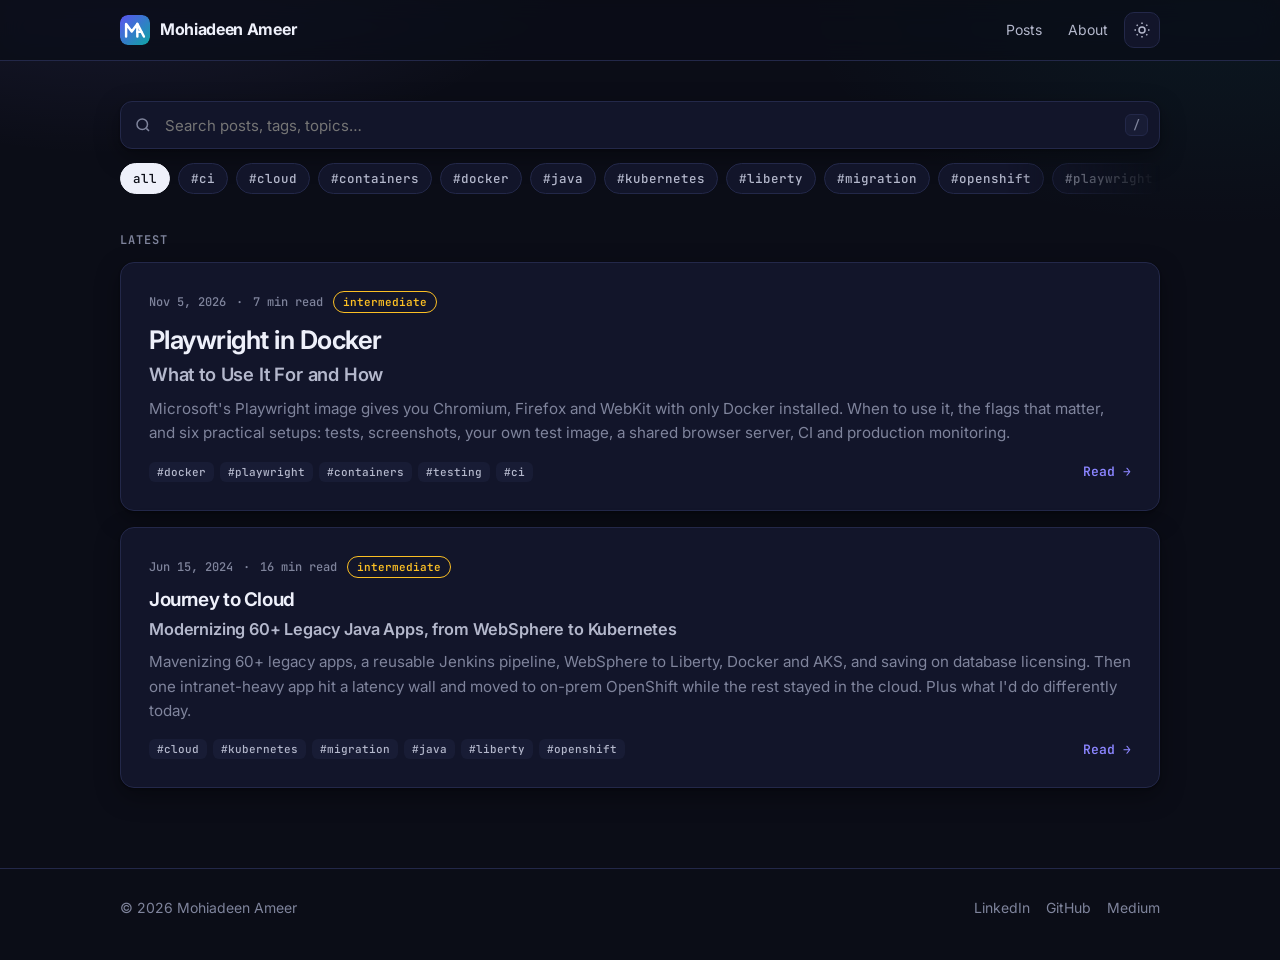
<file: index.html>
<!DOCTYPE html>
<html lang="en">
<head>
<meta charset="UTF-8">
<meta name="viewport" content="width=device-width, initial-scale=1.0">
<title>Tech Blogs</title>
<meta name="description" content="Hands-on write-ups on observability, OpenSearch, Kafka, and cloud-native infrastructure.">
<script>var t="dark";try{t=localStorage.getItem("theme")||"dark"}catch(e){}document.documentElement.setAttribute("data-theme",t)</script>
<link rel="preconnect" href="https://fonts.googleapis.com">
<link rel="preconnect" href="https://fonts.gstatic.com" crossorigin>
<link href="https://fonts.googleapis.com/css2?family=Inter:wght@400;500;600;650;700&family=JetBrains+Mono:wght@400;500;600;700&display=swap" rel="stylesheet">
<link rel="stylesheet" href="assets/style.css?v=10">
<link rel="icon" type="image/svg+xml" href="assets/favicon.svg?v=3">
<link rel="icon" type="image/png" sizes="32x32" href="assets/favicon-32.png?v=3">
<link rel="shortcut icon" href="favicon.ico?v=3">
<link rel="apple-touch-icon" href="assets/apple-touch-icon.png?v=3">
</head>
<body>
<header class="topbar">
  <div class="wrap">
    <a class="brand" href="./"><img class="brand-logo" src="assets/logo.svg" alt="" width="30" height="30"><span>Mohiadeen Ameer</span></a>
    <nav class="nav">
      <a href="#posts">Posts</a>
      <a href="about.html">About</a>
      <button class="icon-btn" id="themeBtn" aria-label="Toggle dark mode">
        <svg class="theme-moon" viewBox="0 0 24 24" fill="none" stroke="currentColor" stroke-width="2"><path d="M21 12.8A9 9 0 1 1 11.2 3a7 7 0 0 0 9.8 9.8z"/></svg>
        <svg class="theme-sun" viewBox="0 0 24 24" fill="none" stroke="currentColor" stroke-width="2"><circle cx="12" cy="12" r="4"/><path d="M12 2v2M12 20v2M4.9 4.9l1.4 1.4M17.7 17.7l1.4 1.4M2 12h2M20 12h2M4.9 19.1l1.4-1.4M17.7 6.3l1.4-1.4"/></svg>
      </button>
    </nav>
  </div>
</header>

<main class="wrap">
  <h1 class="sr-only">Tech Blogs</h1>
  <section class="toolbar toolbar-top" id="posts">
    <label class="search">
      <span class="sr-only">Search posts</span>
      <svg viewBox="0 0 24 24" fill="none" stroke="currentColor" stroke-width="2"><circle cx="11" cy="11" r="7"/><path d="m20 20-3.5-3.5"/></svg>
      <input id="q" type="search" placeholder="Search posts, tags, topics…" autocomplete="off">
      <kbd>/</kbd>
    </label>
    <div class="chips" id="chips"></div>
  </section>

  <div class="section-label" id="listLabel">Latest</div>
  <div class="grid" id="grid"><p class="empty">Loading posts…</p></div>
</main>

<footer class="site-footer">
  <div class="wrap">
    <span>© <span id="year"></span> Mohiadeen Ameer</span>
    <span class="foot-links"><a href="https://www.linkedin.com/in/mohiadeen-ameer/" target="_blank" rel="noopener">LinkedIn</a><a href="https://github.com/mohiadeen-ameer" target="_blank" rel="noopener">GitHub</a><a href="https://medium.com/@mohiadeen-ameer" target="_blank" rel="noopener">Medium</a></span>
  </div>
</footer>

<script src="assets/common.js?v=10"></script>
<script>
(function () {
  document.getElementById("year").textContent = new Date().getFullYear();
  var grid = document.getElementById("grid");
  var chipsEl = document.getElementById("chips");
  var q = document.getElementById("q");
  var label = document.getElementById("listLabel");
  var all = [], activeTag = new URLSearchParams(location.search).get("tag") || "all";

  function splitTitle(t) {
    var i = t.indexOf(": ");
    if (i < 0) return '<h2 class="card-title">' + esc(t) + "</h2>";
    return '<h2 class="card-title">' + esc(t.slice(0, i)) + "</h2>" +
      '<p class="card-subtitle">' + esc(t.slice(i + 2)) + "</p>";
  }

  function card(p, featured) {
    var isNew = (Date.now() - new Date(p.date + "T00:00:00")) / 864e5 < 14;
    return '<a class="card' + (featured ? " featured" : "") + '" href="post.html?p=' + encodeURIComponent(p.slug) + '">' +
      '<div class="card-meta">' + (isNew ? '<span class="new-pill">NEW</span>' : "") +
        "<span>" + formatDate(p.date) + "</span>" +
        (p.readTime ? "<span>·</span><span>" + esc(p.readTime) + " read</span>" : "") +
        difficultyBadge(p.difficulty) + "</div>" +
      splitTitle(p.title) +
      '<p class="card-desc">' + esc(p.description) + "</p>" +
      '<div class="card-foot"><div class="tags">' +
        (p.tags || []).map(function (t) { return '<span class="tag">#' + esc(t) + "</span>"; }).join("") +
      '</div><span class="read-more">Read →</span></div></a>';
  }

  function render() {
    var term = q.value.trim().toLowerCase();
    var list = all.filter(function (p) {
      var tagOk = activeTag === "all" || (p.tags || []).indexOf(activeTag) !== -1;
      var hay = (p.title + " " + p.description + " " + (p.tags || []).join(" ")).toLowerCase();
      return tagOk && (!term || hay.indexOf(term) !== -1);
    });
    var filtered = term || activeTag !== "all";
    label.textContent = filtered ? list.length + " result" + (list.length === 1 ? "" : "s") : "Latest";
    if (!list.length) { grid.innerHTML = '<p class="empty" style="grid-column:1/-1">No posts match. Try another search.</p>'; return; }
    grid.innerHTML = list.map(function (p, i) { return card(p, i === 0); }).join("");
  }

  function renderChips() {
    var counts = {};
    all.forEach(function (p) { (p.tags || []).forEach(function (t) { counts[t] = (counts[t] || 0) + 1; }); });
    var tags = Object.keys(counts).sort(function (a, b) { return counts[b] - counts[a] || a.localeCompare(b); });
    if (activeTag !== "all" && !counts[activeTag]) activeTag = "all";
    chipsEl.innerHTML = ['<button class="chip" data-tag="all" aria-pressed="' + (activeTag === "all") + '">all</button>']
      .concat(tags.map(function (t) {
        return '<button class="chip" data-tag="' + esc(t) + '" aria-pressed="' + (activeTag === t) + '">#' + esc(t) + "</button>";
      })).join("");
  }

  chipsEl.addEventListener("click", function (e) {
    var b = e.target.closest(".chip"); if (!b) return;
    activeTag = b.getAttribute("data-tag");
    chipsEl.querySelectorAll(".chip").forEach(function (c) { c.setAttribute("aria-pressed", c === b ? "true" : "false"); });
    render();
  });
  q.addEventListener("input", render);
  document.addEventListener("keydown", function (e) {
    if (e.key === "/" && document.activeElement !== q) { e.preventDefault(); q.focus(); }
    if (e.key === "Escape" && document.activeElement === q) { q.value = ""; render(); q.blur(); }
  });

  loadPosts().then(function (posts) {
    all = posts;
    if (!all.length) { grid.innerHTML = '<p class="empty" style="grid-column:1/-1">No posts yet — add one to posts.json.</p>'; return; }
    renderChips(); render();
  }).catch(function () {
    grid.innerHTML = '<p class="empty" style="grid-column:1/-1">Could not load posts.json. If you opened this file directly, run a local server (see README).</p>';
  });
})();
</script>
</body>
</html>
</file>
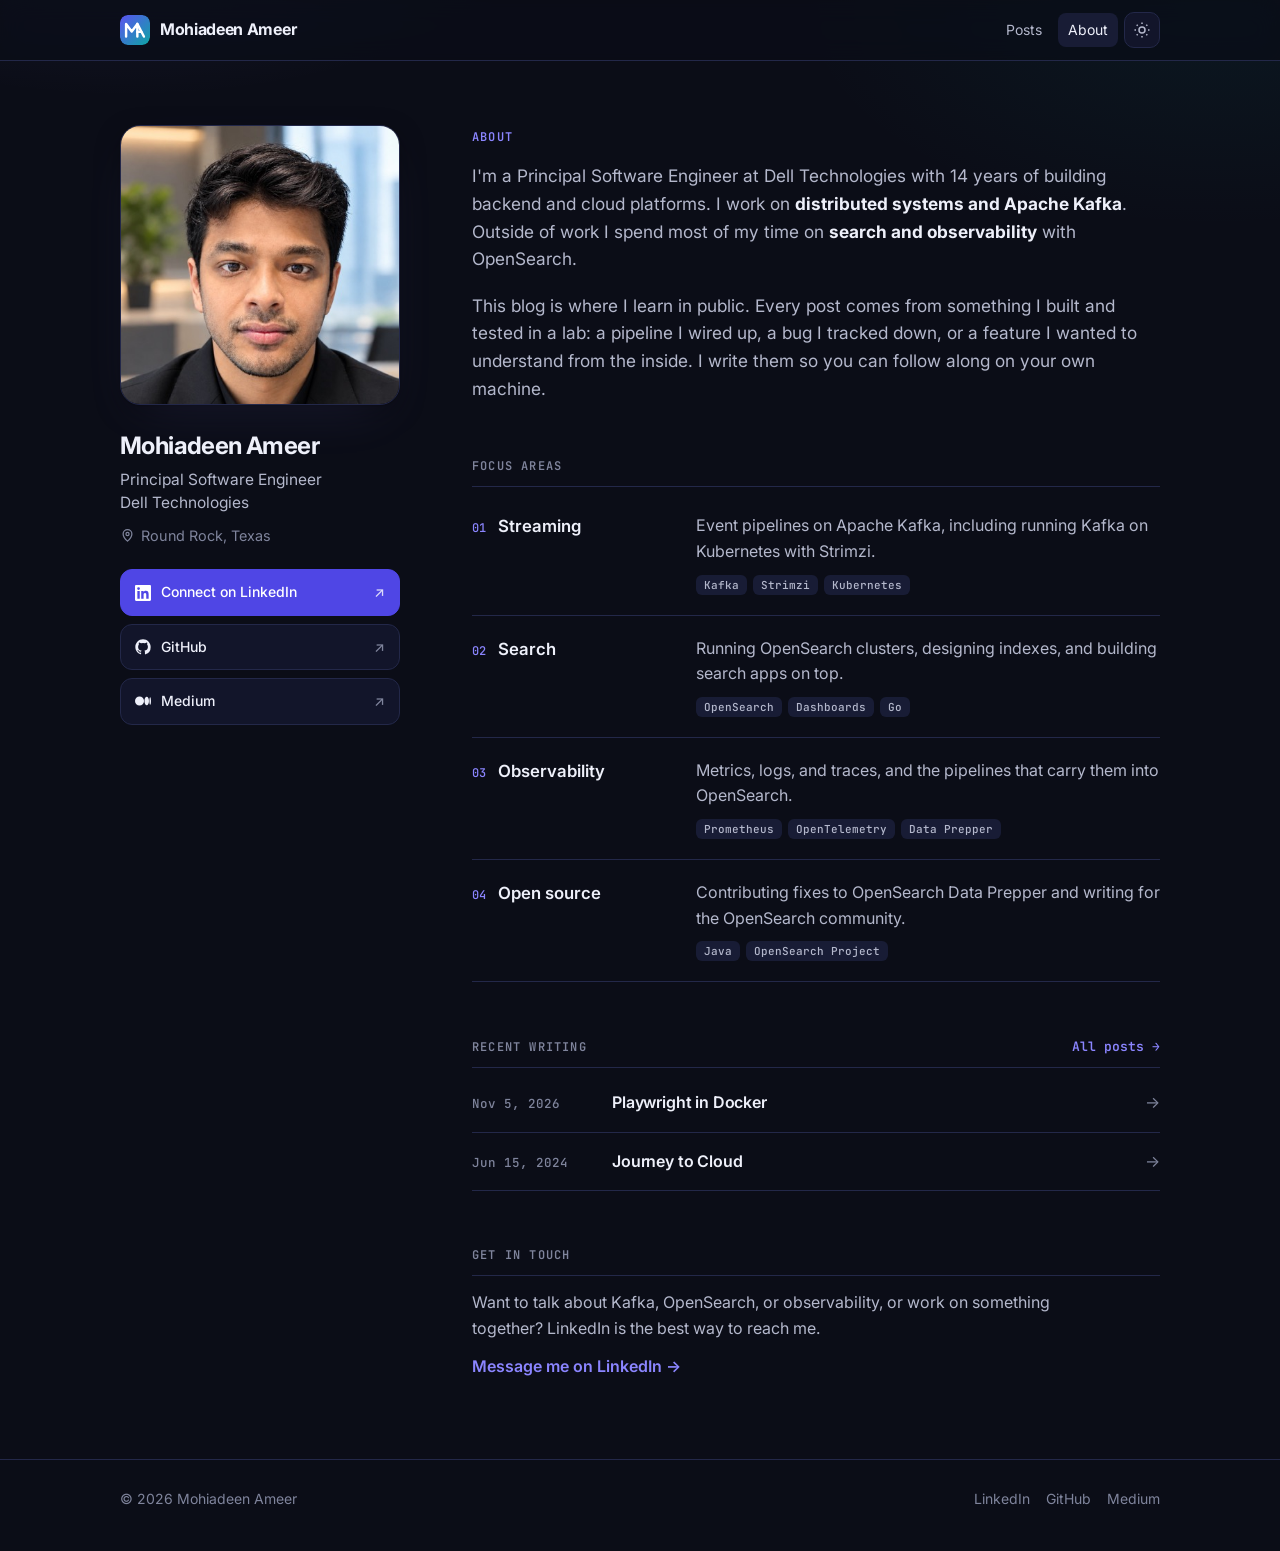
<file: about.html>
<!DOCTYPE html>
<html lang="en">
<head>
<meta charset="UTF-8">
<meta name="viewport" content="width=device-width, initial-scale=1.0">
<title>Tech Blogs</title>
<meta name="description" content="Mohiadeen Ameer: Principal Software Engineer at Dell Technologies, working on distributed systems, Apache Kafka, search, and observability.">
<script>var t="dark";try{t=localStorage.getItem("theme")||"dark"}catch(e){}document.documentElement.setAttribute("data-theme",t)</script>
<link rel="preconnect" href="https://fonts.googleapis.com">
<link rel="preconnect" href="https://fonts.gstatic.com" crossorigin>
<link href="https://fonts.googleapis.com/css2?family=Inter:wght@400;500;600;650;700&family=JetBrains+Mono:wght@400;500;600;700&display=swap" rel="stylesheet">
<link rel="stylesheet" href="assets/style.css?v=10">
<link rel="icon" type="image/svg+xml" href="assets/favicon.svg?v=3">
<link rel="icon" type="image/png" sizes="32x32" href="assets/favicon-32.png?v=3">
<link rel="shortcut icon" href="favicon.ico?v=3">
<link rel="apple-touch-icon" href="assets/apple-touch-icon.png?v=3">
</head>
<body>
<header class="topbar">
  <div class="wrap">
    <a class="brand" href="./"><img class="brand-logo" src="assets/logo.svg" alt="" width="30" height="30"><span>Mohiadeen Ameer</span></a>
    <nav class="nav">
      <a href="./">Posts</a>
      <a href="about.html" aria-current="page">About</a>
      <button class="icon-btn" id="themeBtn" aria-label="Toggle dark mode">
        <svg class="theme-moon" viewBox="0 0 24 24" fill="none" stroke="currentColor" stroke-width="2"><path d="M21 12.8A9 9 0 1 1 11.2 3a7 7 0 0 0 9.8 9.8z"/></svg>
        <svg class="theme-sun" viewBox="0 0 24 24" fill="none" stroke="currentColor" stroke-width="2"><circle cx="12" cy="12" r="4"/><path d="M12 2v2M12 20v2M4.9 4.9l1.4 1.4M17.7 17.7l1.4 1.4M2 12h2M20 12h2M4.9 19.1l1.4-1.4M17.7 6.3l1.4-1.4"/></svg>
      </button>
    </nav>
  </div>
</header>

<main class="wrap about">
  <aside class="profile">
    <img class="avatar" src="assets/me.jpg" alt="Portrait of Mohiadeen Ameer" width="400" height="400">
    <h1>Mohiadeen Ameer</h1>
    <p class="profile-role">Principal Software Engineer<br>Dell Technologies</p>
    <p class="profile-loc">
      <svg viewBox="0 0 24 24" fill="none" stroke="currentColor" stroke-width="2"><path d="M12 21s-7-6.1-7-11.5a7 7 0 0 1 14 0C19 14.9 12 21 12 21z"/><circle cx="12" cy="9.5" r="2.5"/></svg>
      Round Rock, Texas
    </p>
    <div class="links">
      <a class="link-row primary" href="https://www.linkedin.com/in/mohiadeen-ameer/" target="_blank" rel="noopener">
        <svg viewBox="0 0 24 24" fill="currentColor"><path d="M20.45 20.45h-3.56v-5.57c0-1.33-.02-3.04-1.85-3.04-1.85 0-2.14 1.45-2.14 2.94v5.67H9.35V9h3.41v1.56h.05c.48-.9 1.64-1.85 3.37-1.85 3.6 0 4.27 2.37 4.27 5.46v6.28zM5.34 7.43a2.06 2.06 0 1 1 0-4.13 2.06 2.06 0 0 1 0 4.13zM7.12 20.45H3.56V9h3.56v11.45zM22.22 0H1.77C.79 0 0 .77 0 1.73v20.54C0 23.23.79 24 1.77 24h20.45c.98 0 1.78-.77 1.78-1.73V1.73C24 .77 23.2 0 22.22 0z"/></svg>
        <span>Connect on LinkedIn</span><span class="arrow">↗</span>
      </a>
      <a class="link-row" href="https://github.com/mohiadeen-ameer" target="_blank" rel="noopener">
        <svg viewBox="0 0 24 24" fill="currentColor"><path d="M12 .5C5.65.5.5 5.65.5 12c0 5.08 3.29 9.39 7.86 10.91.58.1.79-.25.79-.56v-2c-3.2.7-3.87-1.37-3.87-1.37-.52-1.33-1.28-1.68-1.28-1.68-1.04-.71.08-.7.08-.7 1.15.08 1.76 1.18 1.76 1.18 1.03 1.76 2.69 1.25 3.35.96.1-.75.4-1.25.73-1.54-2.55-.29-5.24-1.28-5.24-5.69 0-1.26.45-2.29 1.18-3.09-.12-.29-.51-1.46.11-3.05 0 0 .97-.31 3.17 1.18a11 11 0 0 1 5.77 0c2.2-1.49 3.17-1.18 3.17-1.18.62 1.59.23 2.76.11 3.05.74.8 1.18 1.83 1.18 3.09 0 4.42-2.69 5.39-5.26 5.68.41.36.78 1.06.78 2.14v3.17c0 .31.21.67.8.56A11.5 11.5 0 0 0 23.5 12C23.5 5.65 18.35.5 12 .5z"/></svg>
        <span>GitHub</span><span class="arrow">↗</span>
      </a>
      <a class="link-row" href="https://medium.com/@mohiadeen-ameer" target="_blank" rel="noopener">
        <svg viewBox="0 0 24 24" fill="currentColor"><path d="M13.54 12a6.8 6.8 0 0 1-6.77 6.82A6.8 6.8 0 0 1 0 12a6.8 6.8 0 0 1 6.77-6.82A6.8 6.8 0 0 1 13.54 12zm7.42 0c0 3.54-1.51 6.42-3.38 6.42-1.87 0-3.39-2.88-3.39-6.42s1.52-6.42 3.39-6.42 3.38 2.88 3.38 6.42M24 12c0 3.17-.53 5.75-1.19 5.75-.66 0-1.19-2.58-1.19-5.75s.53-5.75 1.19-5.75C23.47 6.25 24 8.83 24 12z"/></svg>
        <span>Medium</span><span class="arrow">↗</span>
      </a>
    </div>
  </aside>

  <div class="about-main">
    <p class="kicker-line">About</p>
    <div class="prose about-bio">
      <p>I'm a Principal Software Engineer at Dell Technologies with 14 years of building backend and cloud platforms. I work on <strong>distributed systems and Apache Kafka</strong>. Outside of work I spend most of my time on <strong>search and observability</strong> with OpenSearch.</p>
      <p>This blog is where I learn in public. Every post comes from something I built and tested in a lab: a pipeline I wired up, a bug I tracked down, or a feature I wanted to understand from the inside. I write them so you can follow along on your own machine.</p>
    </div>

    <section class="about-section">
      <h3 class="section-h">Focus areas</h3>
      <div class="focus-list">
        <div class="focus-row">
          <div class="focus-k"><span class="num">01</span>Streaming</div>
          <div class="focus-v"><p>Event pipelines on Apache Kafka, including running Kafka on Kubernetes with Strimzi.</p><div class="tags"><span class="tag">Kafka</span><span class="tag">Strimzi</span><span class="tag">Kubernetes</span></div></div>
        </div>
        <div class="focus-row">
          <div class="focus-k"><span class="num">02</span>Search</div>
          <div class="focus-v"><p>Running OpenSearch clusters, designing indexes, and building search apps on top.</p><div class="tags"><span class="tag">OpenSearch</span><span class="tag">Dashboards</span><span class="tag">Go</span></div></div>
        </div>
        <div class="focus-row">
          <div class="focus-k"><span class="num">03</span>Observability</div>
          <div class="focus-v"><p>Metrics, logs, and traces, and the pipelines that carry them into OpenSearch.</p><div class="tags"><span class="tag">Prometheus</span><span class="tag">OpenTelemetry</span><span class="tag">Data Prepper</span></div></div>
        </div>
        <div class="focus-row">
          <div class="focus-k"><span class="num">04</span>Open source</div>
          <div class="focus-v"><p>Contributing fixes to OpenSearch Data Prepper and writing for the OpenSearch community.</p><div class="tags"><span class="tag">Java</span><span class="tag">OpenSearch Project</span></div></div>
        </div>
      </div>
    </section>

    <section class="about-section">
      <h3 class="section-h">Recent writing <a class="see-all" href="./">All posts →</a></h3>
      <div class="post-rows" id="latest"><p class="empty">Loading posts…</p></div>
    </section>

    <section class="about-section contact">
      <h3 class="section-h">Get in touch</h3>
      <p>Want to talk about Kafka, OpenSearch, or observability, or work on something together? LinkedIn is the best way to reach me.</p>
      <a class="contact-link" href="https://www.linkedin.com/in/mohiadeen-ameer/" target="_blank" rel="noopener">Message me on LinkedIn →</a>
    </section>
  </div>
</main>

<footer class="site-footer">
  <div class="wrap">
    <span>© <span id="year"></span> Mohiadeen Ameer</span>
    <span class="foot-links"><a href="https://www.linkedin.com/in/mohiadeen-ameer/" target="_blank" rel="noopener">LinkedIn</a><a href="https://github.com/mohiadeen-ameer" target="_blank" rel="noopener">GitHub</a><a href="https://medium.com/@mohiadeen-ameer" target="_blank" rel="noopener">Medium</a></span>
  </div>
</footer>

<script src="assets/common.js?v=10"></script>
<script>
document.getElementById("year").textContent = new Date().getFullYear();
loadPosts().then(function (posts) {
  var el = document.getElementById("latest");
  if (!posts.length) { el.innerHTML = '<p class="empty">Posts coming soon.</p>'; return; }
  el.innerHTML = posts.slice(0, 5).map(function (p) {
    return '<a class="post-row" href="post.html?p=' + encodeURIComponent(p.slug) + '">' +
      '<span class="post-row-date">' + formatDate(p.date) + "</span>" +
      '<span class="post-row-title">' + esc(p.title.split(": ")[0]) + "</span>" +
      '<span class="post-row-arrow">→</span></a>';
  }).join("");
}).catch(function () {});
</script>
</body>
</html>
</file>
<file: assets/style.css>
/* ---------- Design tokens ---------- */
:root {
  --bg: #fbfbfd;
  --bg-elev: #ffffff;
  --bg-soft: #f3f4f8;
  --ink: #0f1222;
  --ink-soft: #454a5e;
  --ink-dim: #7a7f93;
  --line: #e6e8ef;
  --accent: #4f46e5;
  --accent-2: #0ea5a4;
  --accent-soft: #eef0ff;
  --glow: rgba(79, 70, 229, 0.10);
  --shadow: 0 1px 2px rgba(15, 18, 34, .04), 0 8px 24px rgba(15, 18, 34, .06);
  --code-bg: #0f1222;
  --code-ink: #e6e8f2;
  --easy: #059669; --mid: #d97706; --hard: #dc2626;
  --radius: 14px;
  --sans: "Inter", -apple-system, BlinkMacSystemFont, "Segoe UI", sans-serif;
  --mono: "JetBrains Mono", "SF Mono", Consolas, monospace;
  color-scheme: light;
}
@media (prefers-color-scheme: dark) {
  :root:not([data-theme="light"]) {
    --bg: #0b0d17; --bg-elev: #12152a; --bg-soft: #181c35;
    --ink: #eef0fa; --ink-soft: #b4b8cc; --ink-dim: #7f849c;
    --line: #232849; --accent: #8b85ff; --accent-2: #2dd4bf;
    --accent-soft: #1d2148; --glow: rgba(139, 133, 255, 0.14);
    --shadow: 0 1px 2px rgba(0,0,0,.3), 0 8px 24px rgba(0,0,0,.35);
    --code-bg: #070912;
    --easy: #34d399; --mid: #fbbf24; --hard: #f87171;
    color-scheme: dark;
  }
}
:root[data-theme="dark"] {
  --bg: #0b0d17; --bg-elev: #12152a; --bg-soft: #181c35;
  --ink: #eef0fa; --ink-soft: #b4b8cc; --ink-dim: #7f849c;
  --line: #232849; --accent: #8b85ff; --accent-2: #2dd4bf;
  --accent-soft: #1d2148; --glow: rgba(139, 133, 255, 0.14);
  --shadow: 0 1px 2px rgba(0,0,0,.3), 0 8px 24px rgba(0,0,0,.35);
  --code-bg: #070912;
  --easy: #34d399; --mid: #fbbf24; --hard: #f87171;
  color-scheme: dark;
}

/* ---------- Base ---------- */
* { box-sizing: border-box; }
html { scroll-behavior: smooth; }
body {
  margin: 0; font-family: var(--sans); color: var(--ink); background: var(--bg);
  background-image:
    radial-gradient(ellipse 800px 420px at 10% -10%, var(--glow), transparent 60%),
    radial-gradient(ellipse 700px 380px at 95% 0%, rgba(14,165,164,.07), transparent 60%);
  background-repeat: no-repeat;
  line-height: 1.6; -webkit-font-smoothing: antialiased;
  overflow-x: hidden;
}
a { color: var(--accent); text-decoration: none; }
a:hover { text-decoration: underline; text-underline-offset: 3px; }
.wrap { max-width: 1080px; margin: 0 auto; padding: 0 20px; }
.sr-only { position: absolute; width: 1px; height: 1px; overflow: hidden; clip: rect(0 0 0 0); }

/* ---------- Top bar ---------- */
.topbar {
  position: sticky; top: 0; z-index: 20;
  backdrop-filter: saturate(160%) blur(12px); -webkit-backdrop-filter: saturate(160%) blur(12px);
  background: color-mix(in srgb, var(--bg) 78%, transparent);
  border-bottom: 1px solid var(--line);
}
.topbar .wrap { display: flex; align-items: center; justify-content: space-between; height: 60px; gap: 12px; }
.brand { display: flex; align-items: center; gap: 10px; font-weight: 700; color: var(--ink); letter-spacing: -.02em; }
.brand:hover { text-decoration: none; }
.brand-logo { width: 30px; height: 30px; display: block; border-radius: 8px; }
.brand-mark {
  width: 28px; height: 28px; border-radius: 8px; display: grid; place-items: center;
  background: linear-gradient(135deg, var(--accent), var(--accent-2)); color: #fff;
  font: 700 12px var(--sans); letter-spacing: .02em;
}
.nav { display: flex; align-items: center; gap: 6px; }
.nav a { color: var(--ink-soft); font-size: 14px; padding: 6px 10px; border-radius: 8px; }
.nav a:hover { background: var(--bg-soft); color: var(--ink); text-decoration: none; }
.icon-btn {
  width: 36px; height: 36px; border-radius: 10px; border: 1px solid var(--line);
  background: var(--bg-elev); color: var(--ink-soft); cursor: pointer; display: grid; place-items: center;
}
.icon-btn:hover { color: var(--ink); border-color: var(--accent); }
.icon-btn svg { width: 18px; height: 18px; }
.theme-sun { display: none; }
:root[data-theme="dark"] .theme-sun { display: block; }
:root[data-theme="dark"] .theme-moon { display: none; }
@media (prefers-color-scheme: dark) {
  :root:not([data-theme="light"]) .theme-sun { display: block; }
  :root:not([data-theme="light"]) .theme-moon { display: none; }
}

/* ---------- Hero ---------- */
.hero { padding: 64px 0 28px; }
.eyebrow {
  display: inline-flex; align-items: center; gap: 8px; font: 600 12px var(--mono);
  letter-spacing: .08em; text-transform: uppercase; color: var(--accent);
  background: var(--accent-soft); padding: 6px 12px; border-radius: 999px;
}
.eyebrow::before { content: ""; width: 6px; height: 6px; border-radius: 50%; background: var(--accent-2); box-shadow: 0 0 0 3px color-mix(in srgb, var(--accent-2) 25%, transparent); }
.hero h1 { font-size: clamp(2rem, 5vw, 3.2rem); line-height: 1.1; letter-spacing: -.035em; margin: 18px 0 14px; max-width: 18ch; }
.hero h1 .grad { background: linear-gradient(90deg, var(--accent), var(--accent-2)); -webkit-background-clip: text; background-clip: text; color: transparent; }
.hero p { color: var(--ink-soft); font-size: 1.1rem; max-width: 60ch; margin: 0; }
.stats { display: flex; gap: 24px; margin-top: 24px; font: 500 13px var(--mono); color: var(--ink-dim); flex-wrap: wrap; }
.stats b { color: var(--ink); font-weight: 600; }

.page-head { display: flex; align-items: baseline; justify-content: space-between; gap: 16px; flex-wrap: wrap; padding: 48px 0 4px; }
.page-head h1 { font-size: clamp(1.8rem, 4vw, 2.4rem); letter-spacing: -.035em; margin: 0; }
.page-head .stats { margin-top: 0; }

/* ---------- Toolbar: search + tags ---------- */
.toolbar.toolbar-top { padding-top: 40px; }
.toolbar { display: flex; flex-direction: column; gap: 14px; padding: 20px 0 8px; }
.search { position: relative; }
.search input {
  width: 100%; height: 48px; padding: 0 48px 0 44px; border-radius: 12px; font: inherit; font-size: 15px;
  border: 1px solid var(--line); background: var(--bg-elev); color: var(--ink); box-shadow: var(--shadow);
}
.search input:focus { outline: none; border-color: var(--accent); box-shadow: 0 0 0 4px var(--glow); }
.search svg { position: absolute; left: 14px; top: 50%; transform: translateY(-50%); width: 18px; color: var(--ink-dim); }
.search kbd {
  position: absolute; right: 12px; top: 50%; transform: translateY(-50%);
  font: 500 12px var(--mono); color: var(--ink-dim); border: 1px solid var(--line); border-radius: 6px; padding: 2px 7px; background: var(--bg-soft);
}
.chips { display: flex; gap: 8px; flex-wrap: nowrap; overflow-x: auto; scrollbar-width: none; padding-bottom: 2px;
  -webkit-mask-image: linear-gradient(90deg, #000 85%, transparent); mask-image: linear-gradient(90deg, #000 85%, transparent); }
.chips::-webkit-scrollbar { display: none; }
.chip { flex: 0 0 auto; }
.chip {
  font: 500 12.5px var(--mono); padding: 6px 12px; border-radius: 999px; cursor: pointer;
  border: 1px solid var(--line); background: var(--bg-elev); color: var(--ink-soft);
}
.chip:hover { border-color: var(--accent); color: var(--ink); }
.chip[aria-pressed="true"] { background: var(--ink); color: var(--bg); border-color: var(--ink); }
.chip .n { opacity: .55; margin-left: 4px; }

/* ---------- Post cards ---------- */
.section-label { font: 600 12px var(--mono); letter-spacing: .08em; text-transform: uppercase; color: var(--ink-dim); margin: 28px 0 14px; }
.grid { display: grid; grid-template-columns: 1fr; gap: 16px; }
.card {
  position: relative; display: flex; flex-direction: column; gap: 10px; padding: 28px;
  border: 1px solid var(--line); border-radius: var(--radius); background: var(--bg-elev);
  color: inherit; box-shadow: var(--shadow); transition: transform .18s ease, border-color .18s ease;
  overflow: hidden;
}
.card::after {
  content: ""; position: absolute; inset: 0 0 auto 0; height: 3px;
  background: linear-gradient(90deg, var(--accent), var(--accent-2)); opacity: 0; transition: opacity .18s;
}
.card:hover { transform: translateY(-3px); border-color: color-mix(in srgb, var(--accent) 45%, var(--line)); text-decoration: none; }
.card:hover::after { opacity: 1; }
.card.featured { grid-column: 1 / -1; }
.card.featured .card-title { font-size: 1.6rem; }
.card-meta { display: flex; align-items: center; gap: 10px; font: 500 12px var(--mono); color: var(--ink-dim); flex-wrap: wrap; }
.card-title { font-size: 1.18rem; font-weight: 650; letter-spacing: -.02em; line-height: 1.3; color: var(--ink); margin: 0; }
.card:hover .card-title { color: var(--accent); }
.card-subtitle { margin: -4px 0 0; font-weight: 600; font-size: 1.02rem; letter-spacing: -.01em; color: var(--ink-soft); line-height: 1.35; }
.card.featured .card-subtitle { font-size: 1.15rem; }
.card-desc { color: var(--ink-dim); font-size: .95rem; margin: 0; }
.card-foot { display: flex; justify-content: space-between; align-items: center; gap: 10px; margin-top: auto; padding-top: 6px; flex-wrap: wrap; }
.tags { display: flex; gap: 6px; flex-wrap: wrap; }
.tag { font: 500 11px var(--mono); color: var(--ink-soft); background: var(--bg-soft); border-radius: 6px; padding: 3px 8px; }
.read-more { font: 600 13px var(--mono); color: var(--accent); white-space: nowrap; }
.badge { font: 600 11px var(--mono); padding: 3px 9px; border-radius: 999px; border: 1px solid currentColor; }
.badge.easy { color: var(--easy); } .badge.mid { color: var(--mid); } .badge.hard { color: var(--hard); }
.new-pill { font: 700 10px var(--mono); letter-spacing: .08em; color: #fff; background: linear-gradient(90deg, var(--accent), var(--accent-2)); padding: 3px 8px; border-radius: 999px; }
.empty { text-align: center; color: var(--ink-dim); padding: 48px 0; border: 1px dashed var(--line); border-radius: var(--radius); }

/* ---------- Footer ---------- */
.site-footer { margin-top: 80px; border-top: 1px solid var(--line); padding: 28px 0 40px; color: var(--ink-dim); font-size: 14px; }
.site-footer .wrap { display: flex; justify-content: space-between; gap: 12px; flex-wrap: wrap; }

/* ---------- Post page ---------- */
.progress { position: fixed; top: 0; left: 0; height: 3px; width: 0; z-index: 30; background: linear-gradient(90deg, var(--accent), var(--accent-2)); }
.post-head { padding: 48px 0 32px; max-width: none; border-bottom: 1px solid var(--line); margin-bottom: 40px; }
.back { font: 500 13px var(--mono); color: var(--ink-dim); display: inline-flex; gap: 6px; align-items: center; }
.post-head h1 { font-size: clamp(1.9rem, 4vw, 2.75rem); line-height: 1.12; letter-spacing: -.035em; margin: 16px 0 16px; max-width: 30ch; text-wrap: balance; }
.post-subtitle { display: block; margin-top: .4em; font-size: .56em; line-height: 1.3; font-weight: 600; letter-spacing: -.02em; color: var(--ink-soft); text-wrap: balance; max-width: 64ch; }
.post-head .lede { font-size: 1.08rem; color: var(--ink-dim); margin: 0 0 20px; max-width: 80ch; }
.post-layout { display: grid; grid-template-columns: minmax(0, 1fr) 230px; gap: 56px; align-items: start; }
.toc { position: sticky; top: 88px; font-size: 13.5px; border-left: 1px solid var(--line); padding-left: 16px; }
.toc-title { font: 600 11px var(--mono); letter-spacing: .08em; text-transform: uppercase; color: var(--ink-dim); margin-bottom: 10px; }
.toc a { display: block; color: var(--ink-dim); padding: 4px 0; line-height: 1.35; }
.toc a.sub { padding-left: 12px; font-size: 12.5px; }
.toc a:hover { color: var(--ink); text-decoration: none; }
.toc a.active { color: var(--accent); font-weight: 600; }

/* Article typography */
.prose { font-size: 1.05rem; color: var(--ink); max-width: 720px; min-width: 0; }
.prose > * + * { margin-top: 1.1em; }
.prose p, .prose li { color: var(--ink-soft); }
.prose strong { color: var(--ink); }
.prose h2 { font-size: 1.6rem; letter-spacing: -.025em; margin-top: 2.2em; line-height: 1.25; scroll-margin-top: 84px; }
.prose h3 { font-size: 1.22rem; letter-spacing: -.015em; margin-top: 1.8em; scroll-margin-top: 84px; }
.prose h2 .anchor, .prose h3 .anchor { opacity: 0; margin-left: 8px; color: var(--ink-dim); font-weight: 400; }
.prose h2:hover .anchor, .prose h3:hover .anchor { opacity: 1; }
.prose ul, .prose ol { padding-left: 1.3em; }
.prose li + li { margin-top: .35em; }
.prose img { max-width: 100%; border-radius: 12px; border: 1px solid var(--line); }
.prose hr { border: 0; border-top: 1px solid var(--line); margin: 2.4em 0; }
.prose table { width: 100%; border-collapse: collapse; font-size: .95rem; display: block; overflow-x: auto; }
.prose th, .prose td { padding: 10px 12px; border-bottom: 1px solid var(--line); text-align: left; }
.prose th { font: 600 12px var(--mono); text-transform: uppercase; letter-spacing: .05em; color: var(--ink-dim); }
.prose :not(pre) > code { font: 500 .88em var(--mono); background: var(--bg-soft); border: 1px solid var(--line); padding: .1em .4em; border-radius: 6px; color: var(--ink); }
.prose blockquote { margin-left: 0; padding: 4px 0 4px 18px; border-left: 3px solid var(--line); color: var(--ink-soft); font-style: italic; }
.prose details { border: 1px solid var(--line); border-radius: 12px; padding: 12px 16px; background: var(--bg-elev); }
.prose summary { cursor: pointer; font-weight: 600; color: var(--ink); }

/* Code blocks */
.code { position: relative; border-radius: 12px; background: var(--code-bg); border: 1px solid var(--line); overflow: hidden; }
.code-head { display: flex; justify-content: space-between; align-items: center; padding: 8px 12px 8px 16px; font: 500 11.5px var(--mono); color: #8b90a8; border-bottom: 1px solid rgba(255,255,255,.06); }
.code pre { margin: 0; padding: 16px; overflow-x: auto; }
.code code { font: 13.5px/1.65 var(--mono); color: var(--code-ink); }
.copy { font: 500 11.5px var(--mono); color: #b8bcd2; background: rgba(255,255,255,.06); border: 1px solid rgba(255,255,255,.1); border-radius: 6px; padding: 3px 9px; cursor: pointer; }
.copy:hover { color: #fff; }
.dots { display: inline-flex; gap: 6px; margin-right: 10px; vertical-align: middle; }
.dots i { width: 10px; height: 10px; border-radius: 50%; background: #ff5f57; }
.dots i:nth-child(2) { background: #febc2e; } .dots i:nth-child(3) { background: #28c840; }
.term .prompt { color: #34d399; user-select: none; }
.term .out { color: #8b90a8; }
/* highlight.js tokens */
.hljs-keyword, .hljs-selector-tag, .hljs-literal { color: #c4a1ff; }
.hljs-string, .hljs-attr-value { color: #9ee6a8; }
.hljs-number, .hljs-built_in { color: #ffb86c; }
.hljs-comment { color: #6b7091; font-style: italic; }
.hljs-title, .hljs-function .hljs-title, .hljs-section { color: #7cc7ff; }
.hljs-attr, .hljs-attribute, .hljs-property, .hljs-variable { color: #ffd479; }
.hljs-type, .hljs-meta { color: #5eead4; }

/* Callouts:  > [!NOTE] / [!TIP] / [!WARNING] */
.callout { border-radius: 12px; padding: 14px 18px; border: 1px solid var(--line); background: var(--bg-elev); font-style: normal; border-left: 4px solid var(--c); }
.callout p { color: var(--ink-soft); margin: 0; }
.callout p + p { margin-top: .6em; }
.callout-title { font: 700 12px var(--mono); letter-spacing: .06em; text-transform: uppercase; color: var(--c); margin-bottom: 6px; }
.callout.note { --c: var(--accent); } .callout.tip { --c: var(--easy); } .callout.warning { --c: var(--mid); }

/* Quiz:  ```quiz {json} ``` */
.quiz { border: 1px solid var(--line); border-radius: 14px; padding: 20px; background: var(--bg-elev); box-shadow: var(--shadow); }
.quiz-label { font: 700 11px var(--mono); letter-spacing: .08em; text-transform: uppercase; color: var(--accent); }
.quiz-q { font-weight: 600; color: var(--ink); margin: 8px 0 14px; }
.quiz-opts { display: grid; gap: 8px; }
.quiz-opt { text-align: left; font: inherit; font-size: .97rem; padding: 11px 14px; border-radius: 10px; border: 1px solid var(--line); background: var(--bg); color: var(--ink); cursor: pointer; }
.quiz-opt:hover:not(:disabled) { border-color: var(--accent); }
.quiz-opt.right { border-color: var(--easy); background: color-mix(in srgb, var(--easy) 12%, var(--bg)); }
.quiz-opt.wrong { border-color: var(--hard); background: color-mix(in srgb, var(--hard) 10%, var(--bg)); }
.quiz-opt:disabled { cursor: default; }
.quiz-why { margin-top: 12px; color: var(--ink-soft); font-size: .95rem; display: none; }
.quiz.done .quiz-why { display: block; }

/* Prev / next */
.post-nav { display: grid; grid-template-columns: 1fr 1fr; gap: 14px; margin-top: 56px; max-width: 720px; }
.post-nav a { border: 1px solid var(--line); border-radius: 12px; padding: 16px; background: var(--bg-elev); color: var(--ink); }
.post-nav a:hover { border-color: var(--accent); text-decoration: none; }
.post-nav small { display: block; font: 500 11.5px var(--mono); color: var(--ink-dim); margin-bottom: 4px; }
.post-nav .next { text-align: right; grid-column: 2; }

/* ---------- Responsive ---------- */
@media (max-width: 900px) {
  .post-layout { grid-template-columns: 1fr; }
  .toc { display: none; }
}
@media (max-width: 640px) {
  .wrap { padding: 0 16px; }
  .grid { grid-template-columns: 1fr; }
  .card { padding: 22px; }
  .card.featured .card-title { font-size: 1.3rem; }
  .hero { padding-top: 40px; }
  .nav a { display: none; }
  .search kbd { display: none; }
  .post-nav { grid-template-columns: 1fr; }
  .post-nav .next { grid-column: 1; }
}
@media (prefers-reduced-motion: reduce) {
  * { transition: none !important; scroll-behavior: auto !important; }
}

/* ---------- About page ---------- */
.nav a[aria-current="page"] { color: var(--ink); background: var(--bg-soft); }
.foot-links { display: inline-flex; gap: 16px; }
.foot-links a { color: var(--ink-dim); }
.foot-links a:hover { color: var(--accent); }

.about { display: grid; grid-template-columns: 280px minmax(0, 1fr); gap: 72px; padding-top: 64px; align-items: start; }
.profile { position: sticky; top: 92px; }
.avatar {
  width: 100%; max-width: 280px; aspect-ratio: 1; height: auto; object-fit: cover; display: block;
  border-radius: 20px; border: 1px solid var(--line);
  box-shadow: 0 20px 50px -20px var(--glow), var(--shadow);
}
.profile h1 { font-size: 1.5rem; letter-spacing: -.025em; margin: 22px 0 4px; }
.profile-role { color: var(--ink-soft); margin: 0 0 10px; font-size: .97rem; line-height: 1.45; }
.profile-loc { display: flex; align-items: center; gap: 6px; color: var(--ink-dim); font-size: .9rem; margin: 0 0 22px; }
.profile-loc svg { width: 15px; height: 15px; }
.links { display: grid; gap: 8px; }
.link-row {
  display: flex; align-items: center; gap: 10px; padding: 11px 14px; border-radius: 12px;
  border: 1px solid var(--line); background: var(--bg-elev); color: var(--ink); font-size: 14px; font-weight: 500;
  transition: border-color .15s, transform .15s;
}
.link-row svg { width: 16px; height: 16px; flex-shrink: 0; }
.link-row .arrow { margin-left: auto; color: var(--ink-dim); }
.link-row:hover { border-color: var(--accent); text-decoration: none; transform: translateX(2px); }
.link-row.primary { background: #4f46e5; border-color: #4f46e5; color: #fff; }
.link-row.primary .arrow { color: rgba(255,255,255,.8); }
.link-row.primary:hover { filter: brightness(1.08); }

.kicker-line { font: 600 12px var(--mono); letter-spacing: .1em; text-transform: uppercase; color: var(--accent); margin: 0 0 14px; padding-top: 4px; }
.statement { font-size: clamp(1.7rem, 3.6vw, 2.5rem); line-height: 1.18; letter-spacing: -.035em; margin: 0 0 26px; font-weight: 700; }
.statement .grad { background: linear-gradient(90deg, var(--accent), var(--accent-2)); -webkit-background-clip: text; background-clip: text; color: transparent; }
.about-bio { font-size: 1.08rem; max-width: 64ch; }
.about-section { margin-top: 56px; }
.section-h {
  display: flex; justify-content: space-between; align-items: baseline;
  font: 600 12px var(--mono); letter-spacing: .1em; text-transform: uppercase; color: var(--ink-dim);
  margin: 0 0 6px; padding-bottom: 12px; border-bottom: 1px solid var(--line);
}
.see-all { text-transform: none; letter-spacing: 0; font-size: 13px; }
.focus-row { display: grid; grid-template-columns: 200px minmax(0, 1fr); gap: 24px; padding: 20px 0; border-bottom: 1px solid var(--line); }
.focus-k { font-weight: 600; font-size: 1.05rem; display: flex; gap: 12px; align-items: baseline; }
.focus-k .num { font: 500 12px var(--mono); color: var(--accent); }
.focus-v p { margin: 0 0 10px; color: var(--ink-soft); }
.post-row {
  display: grid; grid-template-columns: 120px minmax(0, 1fr) auto; gap: 20px; align-items: baseline;
  padding: 16px 0; border-bottom: 1px solid var(--line); color: var(--ink);
}
.post-row:hover { text-decoration: none; }
.post-row:hover .post-row-title { color: var(--accent); }
.post-row:hover .post-row-arrow { transform: translateX(4px); color: var(--accent); }
.post-row-date { font: 500 12.5px var(--mono); color: var(--ink-dim); }
.post-row-title { font-weight: 600; letter-spacing: -.01em; }
.post-row-arrow { color: var(--ink-dim); transition: transform .15s; }
.contact p { color: var(--ink-soft); margin: 14px 0 12px; max-width: 60ch; }
.contact-link { font-weight: 600; }

@media (max-width: 900px) {
  .about { grid-template-columns: 1fr; gap: 40px; padding-top: 36px; }
  .profile { position: static; display: grid; grid-template-columns: 120px 1fr; column-gap: 20px; align-items: center; }
  .avatar { grid-row: span 3; max-width: 120px; border-radius: 16px; }
  .profile h1 { margin: 0 0 4px; }
  .profile-loc { margin: 0; }
  .links { grid-column: 1 / -1; margin-top: 20px; grid-template-columns: repeat(3, minmax(0, 1fr)); }
}
@media (max-width: 640px) {
  .profile { grid-template-columns: 88px 1fr; column-gap: 16px; }
  .avatar { max-width: 88px; }
  .profile h1 { font-size: 1.3rem; }
  .links { grid-template-columns: 1fr; }
  .focus-row { grid-template-columns: 1fr; gap: 8px; }
  .post-row { grid-template-columns: 1fr auto; gap: 4px 12px; }
  .post-row-date { grid-column: 1 / -1; }
}

/* Diagrams: ```mermaid */
.diagram {
  margin: 1.6em 0; padding: 22px 16px; border: 1px solid var(--line); border-radius: 14px;
  background: var(--bg-elev); box-shadow: var(--shadow); overflow-x: auto; text-align: center; min-height: 80px;
}
.diagram svg { max-width: 100%; height: auto; }
.diagram, .diagram * { font-size: 16px; line-height: 1.5; }
.diagram p { margin: 0; color: inherit; }
.diagram .nodeLabel, .diagram .edgeLabel, .diagram .cluster-label { white-space: nowrap; }
.diagram figcaption, .diagram-caption { font: 500 12.5px var(--mono); color: var(--ink-dim); text-align: center; margin-top: -8px; }
.diagram-error { text-align: left; font: 12px var(--mono); color: var(--ink-dim); white-space: pre-wrap; }
/* Stat strip inside posts */
.stat-strip { display: grid; grid-template-columns: repeat(auto-fit, minmax(140px, 1fr)); gap: 12px; }
.stat-strip div { border: 1px solid var(--line); border-radius: 12px; background: var(--bg-elev); padding: 16px; }
.stat-strip b { display: block; font-size: 1.6rem; letter-spacing: -.03em; color: var(--ink); line-height: 1.1; }
.stat-strip span { font: 500 12px var(--mono); color: var(--ink-dim); }

/* Figures: <figure><img><figcaption> in posts */
.prose figure { margin: 1.6em 0; }
.prose figure img { display: block; width: 100%; height: auto; border-radius: 12px; border: 1px solid var(--line); box-shadow: var(--shadow); }
.prose figure.narrow img { max-width: 300px; margin: 0 auto; }
.prose figcaption { margin-top: 10px; text-align: center; font: 500 12.5px var(--mono); color: var(--ink-dim); }
.prose .fig-pair { display: grid; grid-template-columns: 1fr 1fr; gap: 14px; }
.prose .fig-pair figure { margin: 0; }
@media (max-width: 640px) { .prose .fig-pair { grid-template-columns: 1fr; } }
</file>
